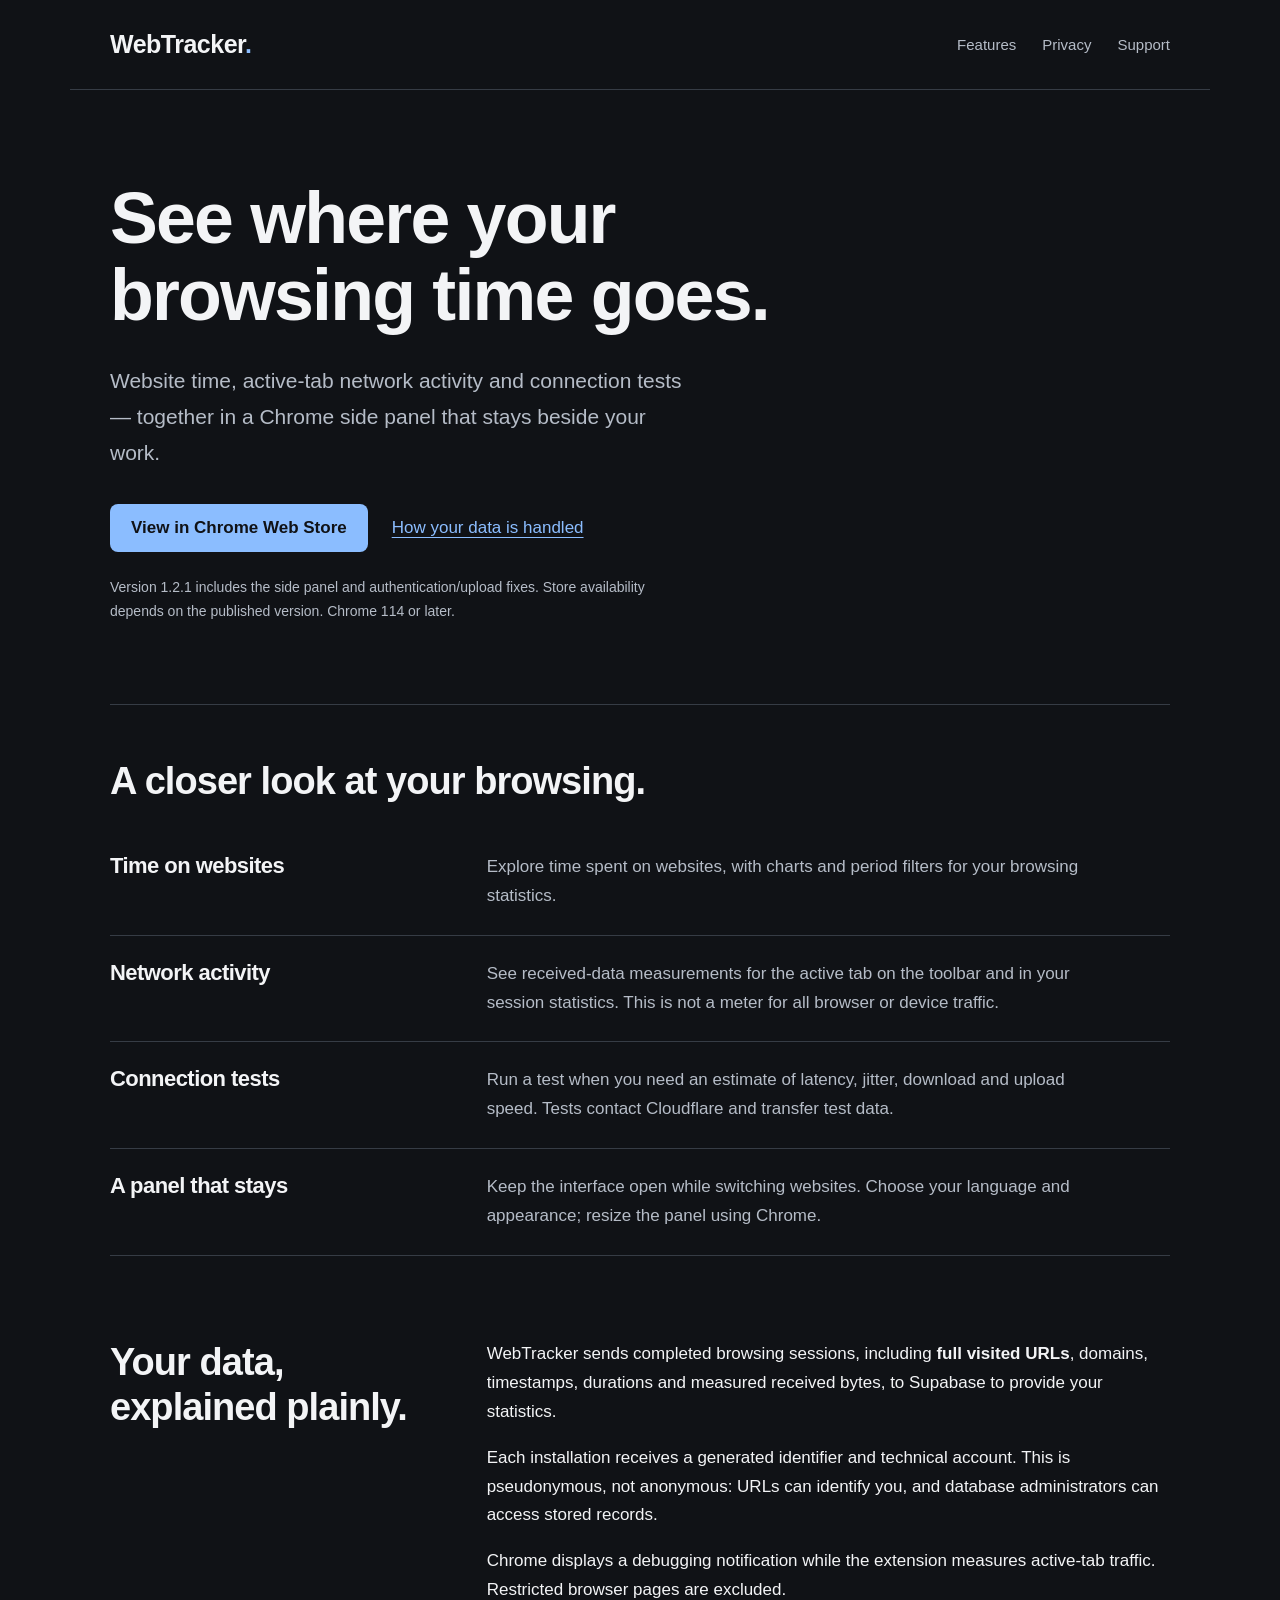
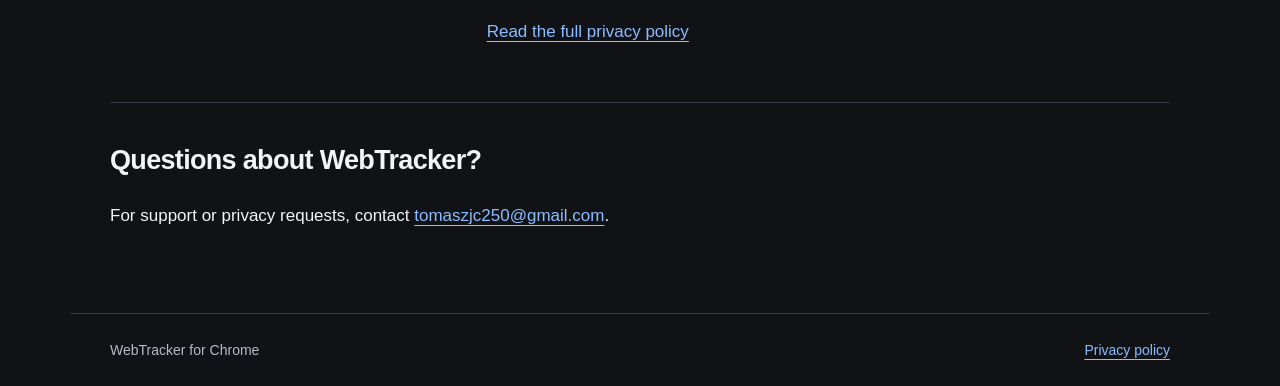
<file: index.html>
<!doctype html>
<html lang="en">
<head><meta charset="utf-8"><meta name="viewport" content="width=device-width,initial-scale=1"><title>WebTracker — browsing time and network activity</title><meta name="description" content="Understand your browsing time and active-tab network activity with WebTracker for Chrome."><link rel="stylesheet" href="styles.css"></head>
<body><a class="skip" href="#main">Skip to content</a>
<header><a class="brand" href="index.html">WebTracker<span aria-hidden="true">.</span></a><nav aria-label="Main navigation"><a href="#features">Features</a><a href="privacy-policy.html">Privacy</a><a href="mailto:tomaszjc250@gmail.com">Support</a></nav></header>
<main id="main">
<section class="hero"><h1>See where your<br> browsing time goes.</h1><p class="lead">Website time, active-tab network activity and connection tests — together in a Chrome side panel that stays beside your work.</p><div class="actions"><a class="button" href="https://chromewebstore.google.com/detail/webtracker/efjcjlebffglgkjmadndodclejpnakff">View in Chrome Web Store</a><a href="privacy-policy.html">How your data is handled</a></div><p class="note">Version 1.2.1 includes the side panel and authentication/upload fixes. Store availability depends on the published version. Chrome 114 or later.</p></section>
<section id="features" class="features" aria-labelledby="feature-title"><h2 id="feature-title">A closer look at your browsing.</h2><dl><div><dt>Time on websites</dt><dd>Explore time spent on websites, with charts and period filters for your browsing statistics.</dd></div><div><dt>Network activity</dt><dd>See received-data measurements for the active tab on the toolbar and in your session statistics. This is not a meter for all browser or device traffic.</dd></div><div><dt>Connection tests</dt><dd>Run a test when you need an estimate of latency, jitter, download and upload speed. Tests contact Cloudflare and transfer test data.</dd></div><div><dt>A panel that stays</dt><dd>Keep the interface open while switching websites. Choose your language and appearance; resize the panel using Chrome.</dd></div></dl></section>
<section class="privacy" aria-labelledby="privacy-title"><h2 id="privacy-title">Your data, explained plainly.</h2><div><p>WebTracker sends completed browsing sessions, including <strong>full visited URLs</strong>, domains, timestamps, durations and measured received bytes, to Supabase to provide your statistics.</p><p>Each installation receives a generated identifier and technical account. This is pseudonymous, not anonymous: URLs can identify you, and database administrators can access stored records.</p><p>Chrome displays a debugging notification while the extension measures active-tab traffic. Restricted browser pages are excluded.</p><a href="privacy-policy.html">Read the full privacy policy</a></div></section>
<section id="support" class="support"><h2>Questions about WebTracker?</h2><p>For support or privacy requests, contact <a href="mailto:tomaszjc250@gmail.com">tomaszjc250@gmail.com</a>.</p></section>
</main><footer><span>WebTracker for Chrome</span><a href="privacy-policy.html">Privacy policy</a></footer></body></html>
</file>
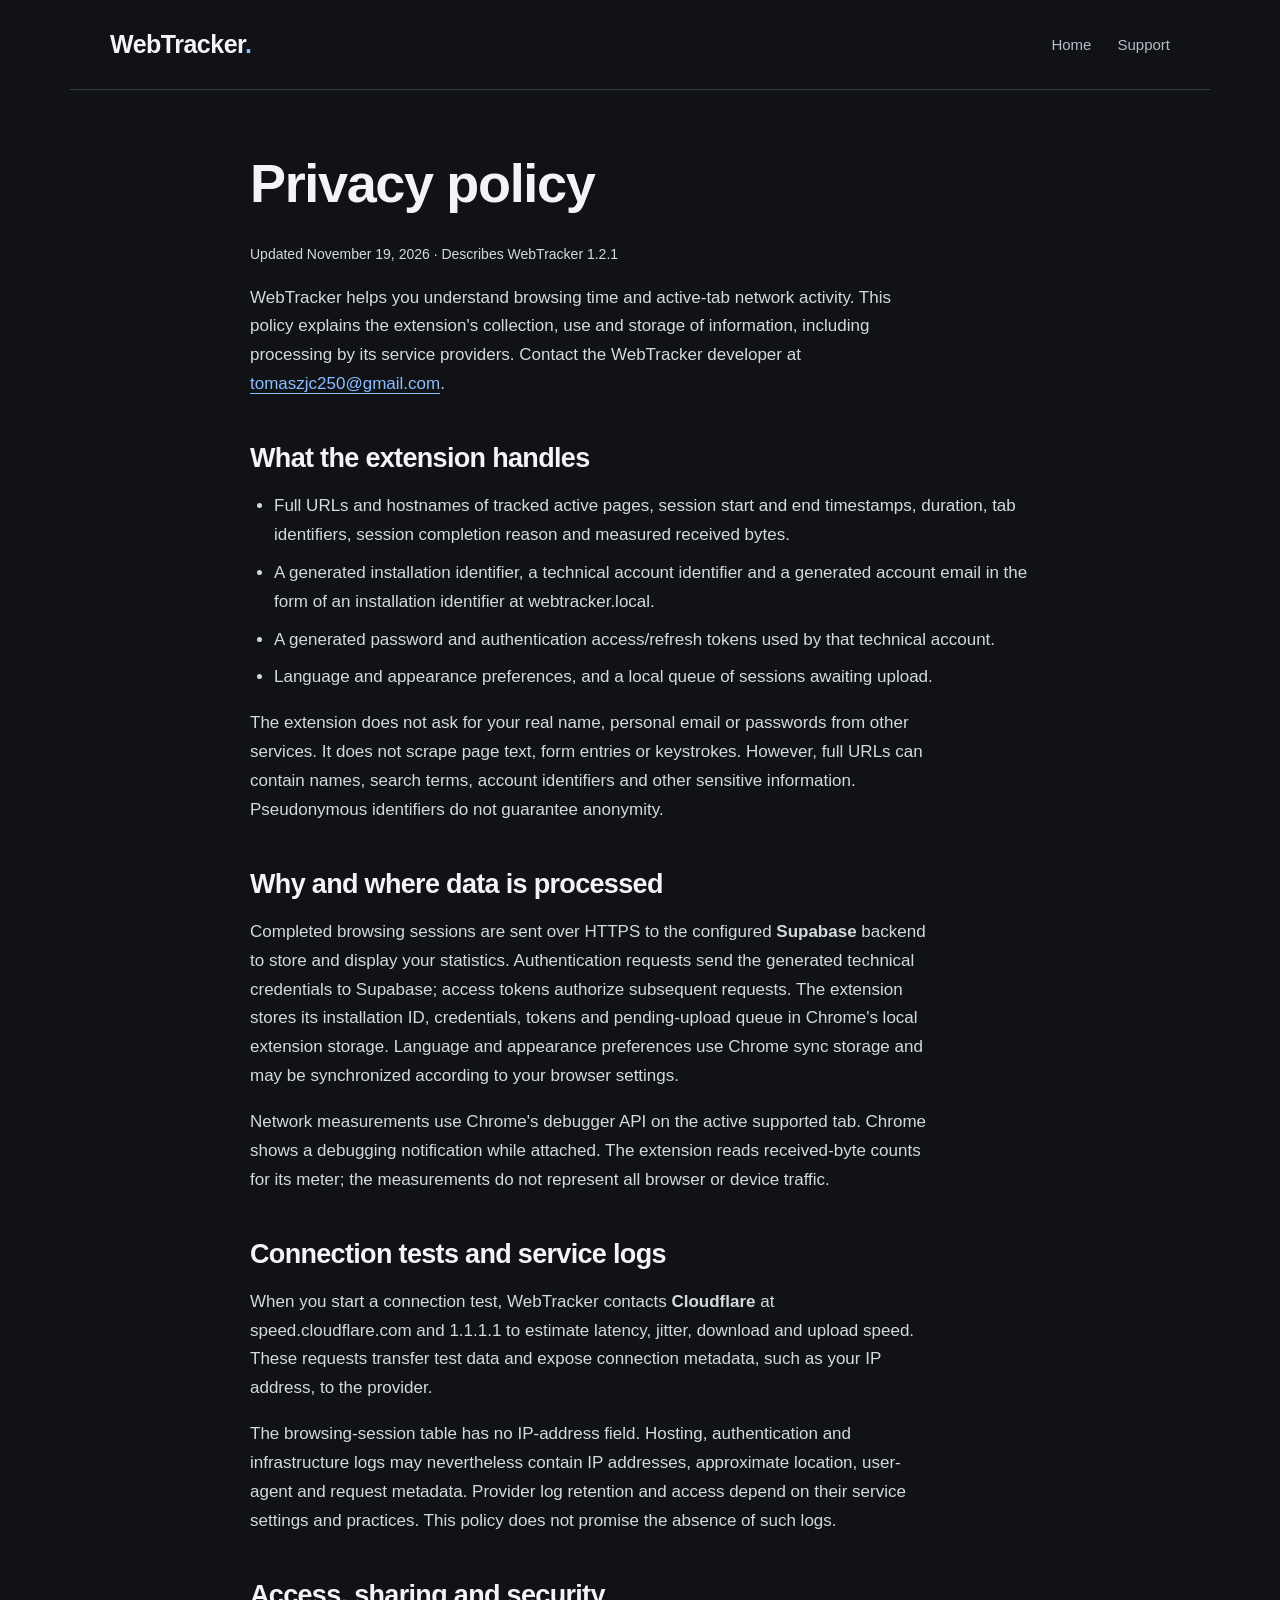
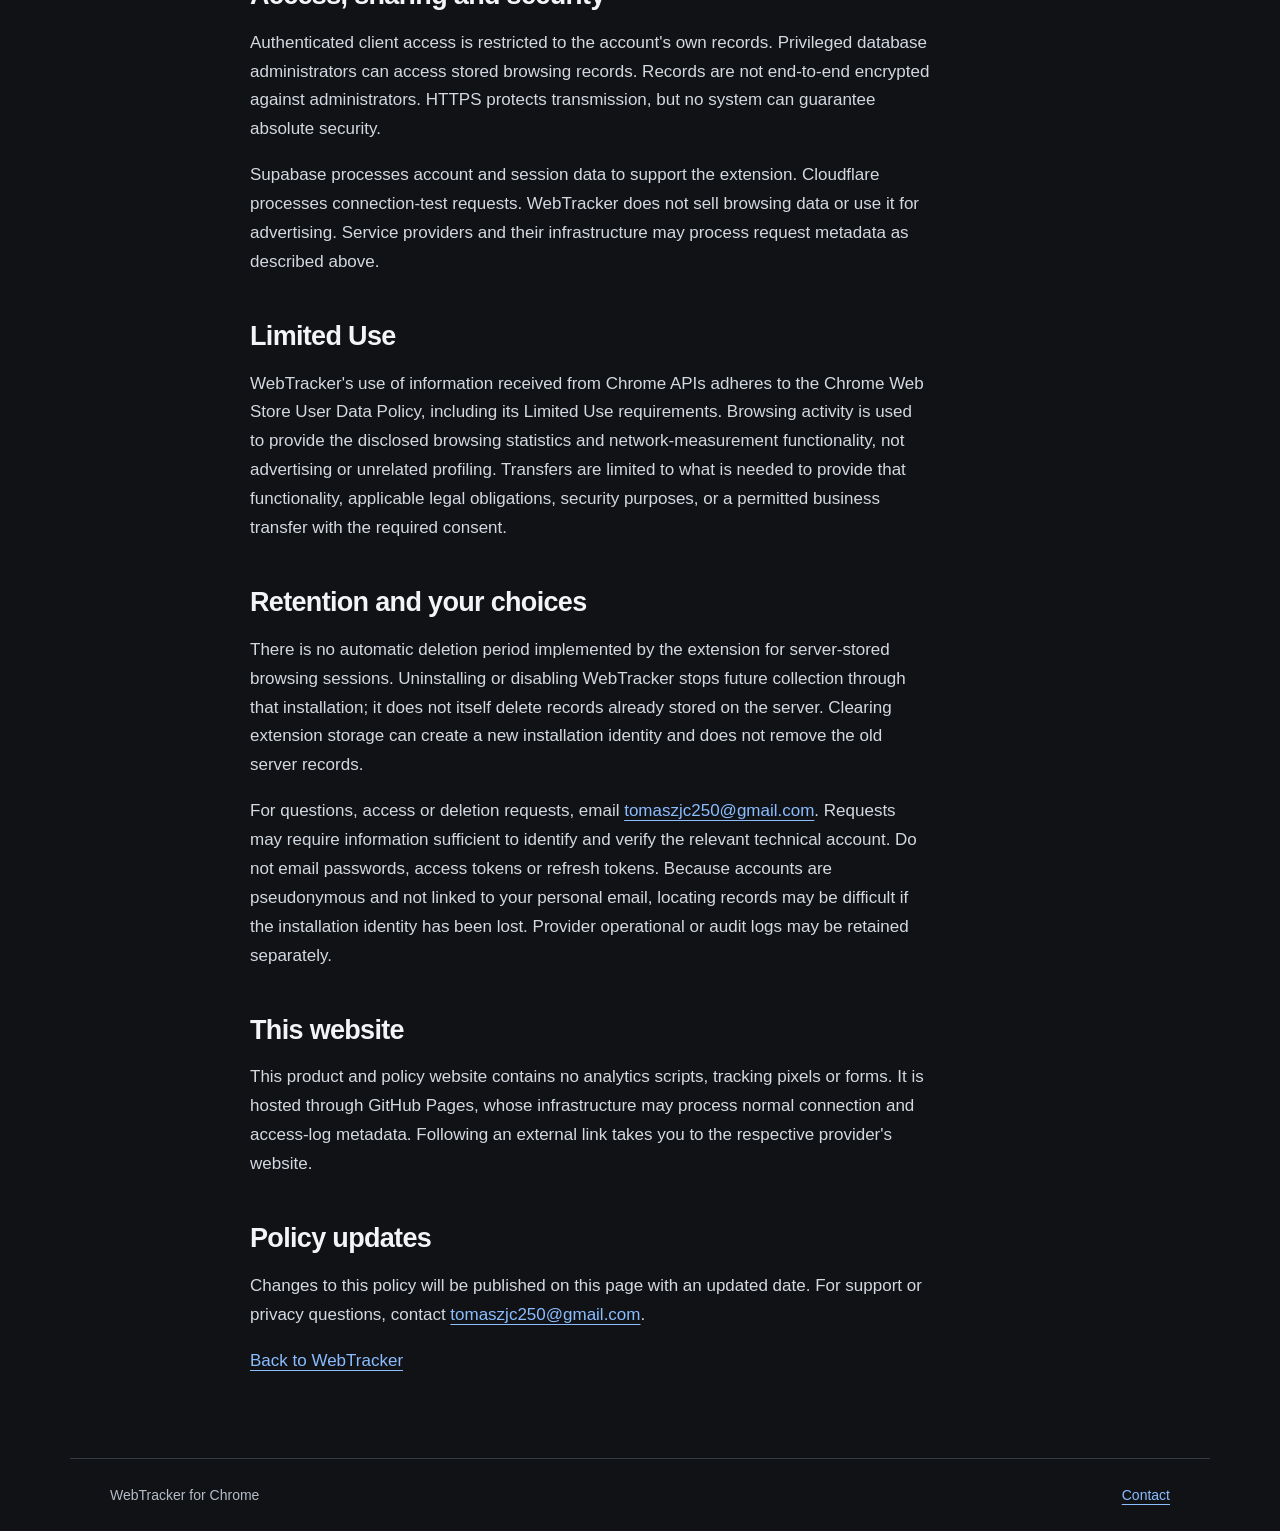
<file: privacy-policy.html>
<!doctype html>
<html lang="en"><head><meta charset="utf-8"><meta name="viewport" content="width=device-width,initial-scale=1"><title>Privacy policy — WebTracker</title><meta name="description" content="How WebTracker handles browsing sessions, technical accounts and connection-test data."><link rel="stylesheet" href="styles.css"></head>
<body><a class="skip" href="#main">Skip to content</a><header><a class="brand" href="index.html">WebTracker<span aria-hidden="true">.</span></a><nav aria-label="Main navigation"><a href="index.html">Home</a><a href="mailto:tomaszjc250@gmail.com">Support</a></nav></header>
<main id="main" class="document"><h1>Privacy policy</h1><p class="note">Updated November 19, 2026 · Describes WebTracker 1.2.1</p><p>WebTracker helps you understand browsing time and active-tab network activity. This policy explains the extension's collection, use and storage of information, including processing by its service providers. Contact the WebTracker developer at <a href="mailto:tomaszjc250@gmail.com">tomaszjc250@gmail.com</a>.</p>
<h2>What the extension handles</h2><ul><li>Full URLs and hostnames of tracked active pages, session start and end timestamps, duration, tab identifiers, session completion reason and measured received bytes.</li><li>A generated installation identifier, a technical account identifier and a generated account email in the form of an installation identifier at webtracker.local.</li><li>A generated password and authentication access/refresh tokens used by that technical account.</li><li>Language and appearance preferences, and a local queue of sessions awaiting upload.</li></ul><p>The extension does not ask for your real name, personal email or passwords from other services. It does not scrape page text, form entries or keystrokes. However, full URLs can contain names, search terms, account identifiers and other sensitive information. Pseudonymous identifiers do not guarantee anonymity.</p>
<h2>Why and where data is processed</h2><p>Completed browsing sessions are sent over HTTPS to the configured <strong>Supabase</strong> backend to store and display your statistics. Authentication requests send the generated technical credentials to Supabase; access tokens authorize subsequent requests. The extension stores its installation ID, credentials, tokens and pending-upload queue in Chrome's local extension storage. Language and appearance preferences use Chrome sync storage and may be synchronized according to your browser settings.</p><p>Network measurements use Chrome's debugger API on the active supported tab. Chrome shows a debugging notification while attached. The extension reads received-byte counts for its meter; the measurements do not represent all browser or device traffic.</p>
<h2>Connection tests and service logs</h2><p>When you start a connection test, WebTracker contacts <strong>Cloudflare</strong> at speed.cloudflare.com and 1.1.1.1 to estimate latency, jitter, download and upload speed. These requests transfer test data and expose connection metadata, such as your IP address, to the provider.</p><p>The browsing-session table has no IP-address field. Hosting, authentication and infrastructure logs may nevertheless contain IP addresses, approximate location, user-agent and request metadata. Provider log retention and access depend on their service settings and practices. This policy does not promise the absence of such logs.</p>
<h2>Access, sharing and security</h2><p>Authenticated client access is restricted to the account's own records. Privileged database administrators can access stored browsing records. Records are not end-to-end encrypted against administrators. HTTPS protects transmission, but no system can guarantee absolute security.</p><p>Supabase processes account and session data to support the extension. Cloudflare processes connection-test requests. WebTracker does not sell browsing data or use it for advertising. Service providers and their infrastructure may process request metadata as described above.</p>
<h2>Limited Use</h2><p>WebTracker's use of information received from Chrome APIs adheres to the Chrome Web Store User Data Policy, including its Limited Use requirements. Browsing activity is used to provide the disclosed browsing statistics and network-measurement functionality, not advertising or unrelated profiling. Transfers are limited to what is needed to provide that functionality, applicable legal obligations, security purposes, or a permitted business transfer with the required consent.</p>
<h2>Retention and your choices</h2><p>There is no automatic deletion period implemented by the extension for server-stored browsing sessions. Uninstalling or disabling WebTracker stops future collection through that installation; it does not itself delete records already stored on the server. Clearing extension storage can create a new installation identity and does not remove the old server records.</p><p>For questions, access or deletion requests, email <a href="mailto:tomaszjc250@gmail.com">tomaszjc250@gmail.com</a>. Requests may require information sufficient to identify and verify the relevant technical account. Do not email passwords, access tokens or refresh tokens. Because accounts are pseudonymous and not linked to your personal email, locating records may be difficult if the installation identity has been lost. Provider operational or audit logs may be retained separately.</p>
<h2>This website</h2><p>This product and policy website contains no analytics scripts, tracking pixels or forms. It is hosted through GitHub Pages, whose infrastructure may process normal connection and access-log metadata. Following an external link takes you to the respective provider's website.</p>
<h2>Policy updates</h2><p>Changes to this policy will be published on this page with an updated date. For support or privacy questions, contact <a href="mailto:tomaszjc250@gmail.com">tomaszjc250@gmail.com</a>.</p><p><a href="index.html">Back to WebTracker</a></p></main><footer><span>WebTracker for Chrome</span><a href="mailto:tomaszjc250@gmail.com">Contact</a></footer></body></html>
</file>
<file: styles.css>
:root{color-scheme:dark;--bg:#101216;--fg:#f3f4f6;--muted:#b5bcc7;--line:#363c45;--accent:#8bbdff;font-family:-apple-system,BlinkMacSystemFont,"Segoe UI",sans-serif;background:var(--bg);color:var(--fg);font-size:17px;scrollbar-color:#687384 var(--bg)}
*{box-sizing:border-box}body{margin:0}a{color:var(--accent);text-underline-offset:4px}a:hover{color:#fff}a:focus-visible{outline:3px solid var(--accent);outline-offset:5px}::selection{background:#8bbdff;color:#101216}header,footer,main{max-width:1140px;margin:auto;padding-inline:40px}header{display:flex;align-items:center;justify-content:space-between;gap:24px;padding-block:30px;border-bottom:1px solid var(--line)}.brand{font-size:25px;font-weight:750;text-decoration:none;color:var(--fg);letter-spacing:-.02em}.brand span{color:var(--accent)}nav{display:flex;flex-wrap:wrap;gap:26px}nav a{color:var(--muted);text-decoration:none;font-size:15px}.skip{position:absolute;left:16px;top:-100px;padding:12px;background:var(--bg);z-index:2}.skip:focus{top:12px}h1,h2,dt{font-weight:650;letter-spacing:-.025em;text-wrap:balance}h1{font-size:clamp(42px,5.6vw,76px);line-height:1.07;margin:0 0 30px}h2{font-size:clamp(27px,3vw,38px);line-height:1.18;margin:0 0 25px}p,li,dd{line-height:1.7}p{max-width:72ch}.hero{padding:90px 0 66px}.lead{font-size:21px;color:var(--muted);max-width:49ch}.actions{display:flex;gap:24px;align-items:center;flex-wrap:wrap;margin:34px 0 24px}.button{padding:14px 21px;border-radius:8px;background:var(--accent);color:#101216;font-weight:650;text-decoration:none}.button:hover{background:#b1d3ff;color:#101216}.note{font-size:14px;color:var(--muted);max-width:75ch}.features{padding:54px 0;border-top:1px solid var(--line)}dl{margin:0}dl>div{display:grid;grid-template-columns:1fr 2fr;gap:35px;padding:24px 0;border-bottom:1px solid var(--line)}dt{font-size:22px}dd{margin:0;color:var(--muted);max-width:65ch}.privacy{display:grid;grid-template-columns:1fr 2fr;gap:35px;padding:30px 0 60px}.privacy p:first-child{margin-top:0}.support{padding:42px 0 65px;border-top:1px solid var(--line)}.support h2{font-size:27px}footer{display:flex;justify-content:space-between;gap:20px;flex-wrap:wrap;border-top:1px solid var(--line);padding-block:28px;color:var(--muted);font-size:14px}.document{max-width:860px;padding-block:65px}.document h1{font-size:54px}.document h2{font-size:27px;margin-top:44px;margin-bottom:16px}.document p,.document li{color:#d4d9e0}.document ul{padding-left:24px}.document li+li{margin-top:9px}.document a{overflow-wrap:anywhere}@media(max-width:640px){header,footer,main{padding-inline:22px}header{align-items:flex-start;flex-direction:column;gap:18px;padding-block:24px}nav{gap:22px}.hero{padding-block:56px 42px}.lead{font-size:19px}h1{font-size:44px}.actions{align-items:flex-start;gap:20px}.features{padding-block:36px}dl>div,.privacy{grid-template-columns:1fr;gap:12px}.privacy{padding-block:18px 40px}.document{padding-block:42px}.document h1{font-size:43px}.document h2{margin-top:35px}.support{padding-block:34px 45px}}
</file>
